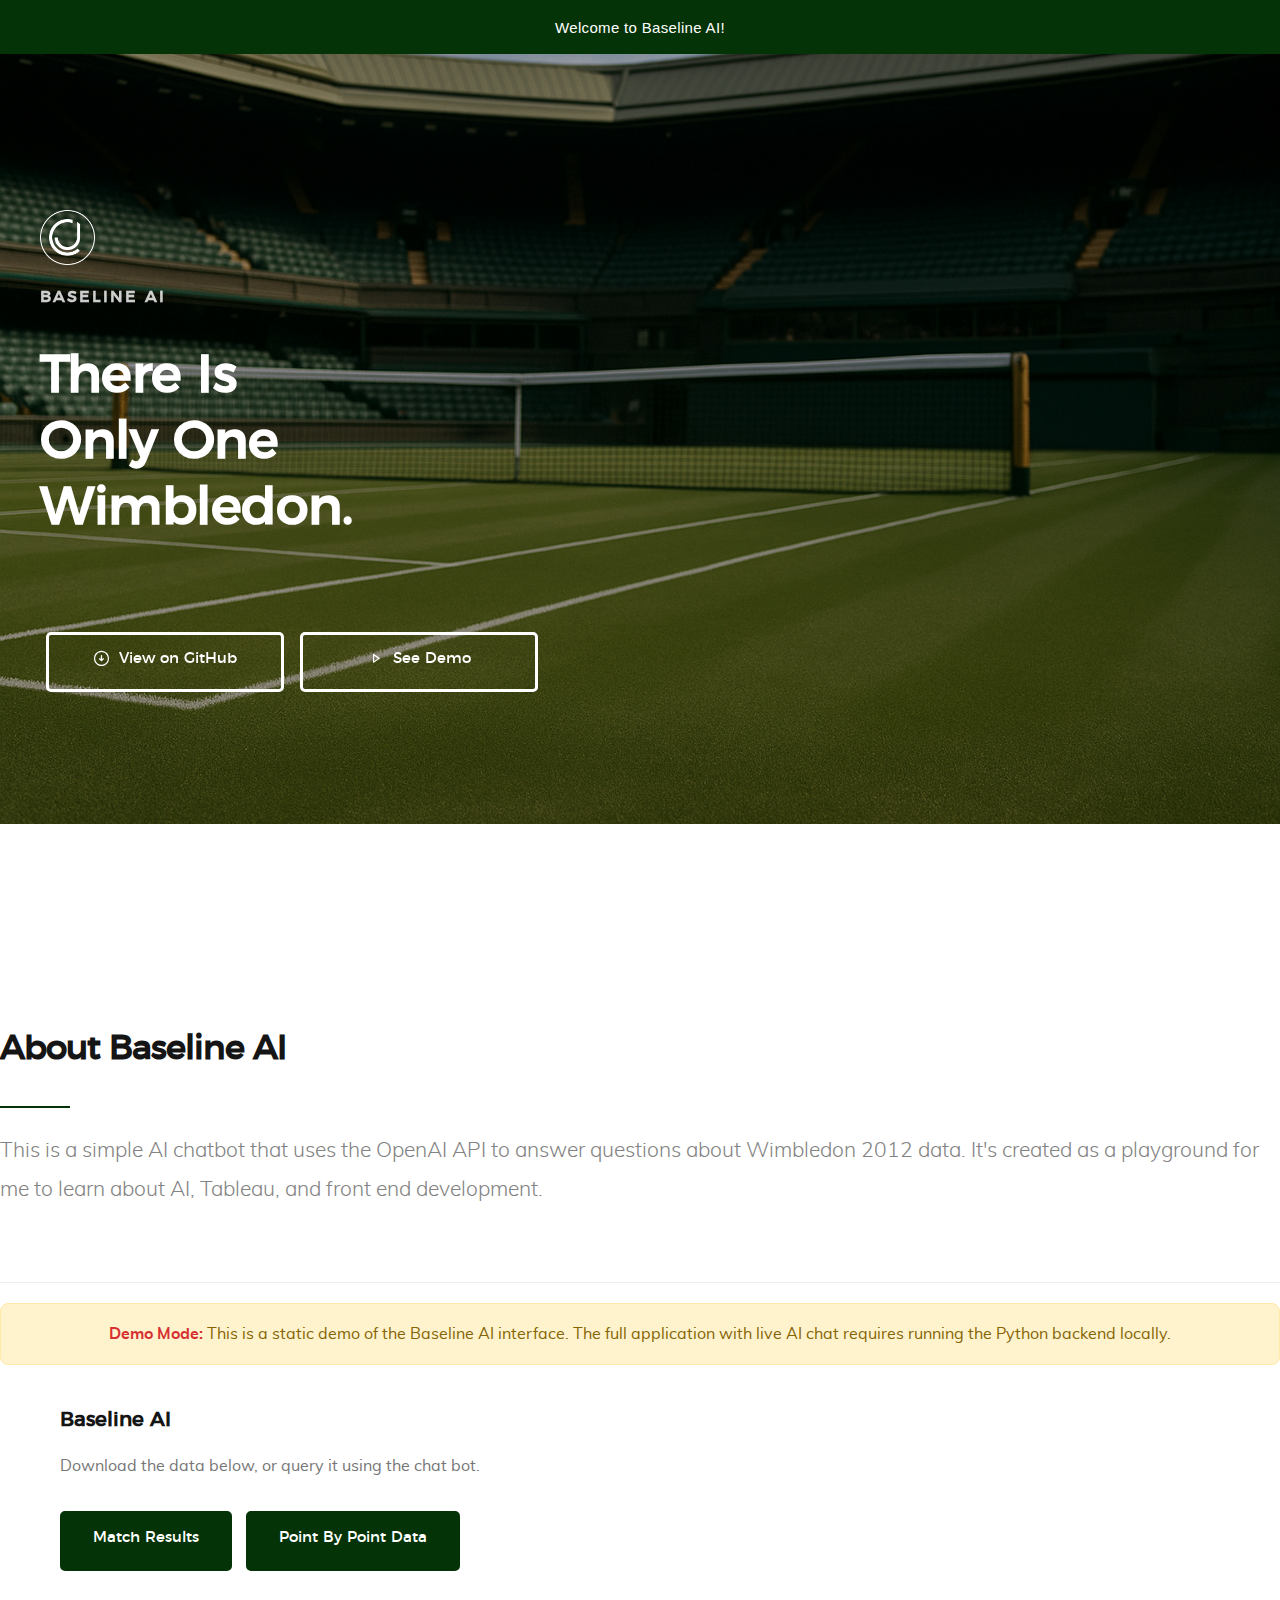
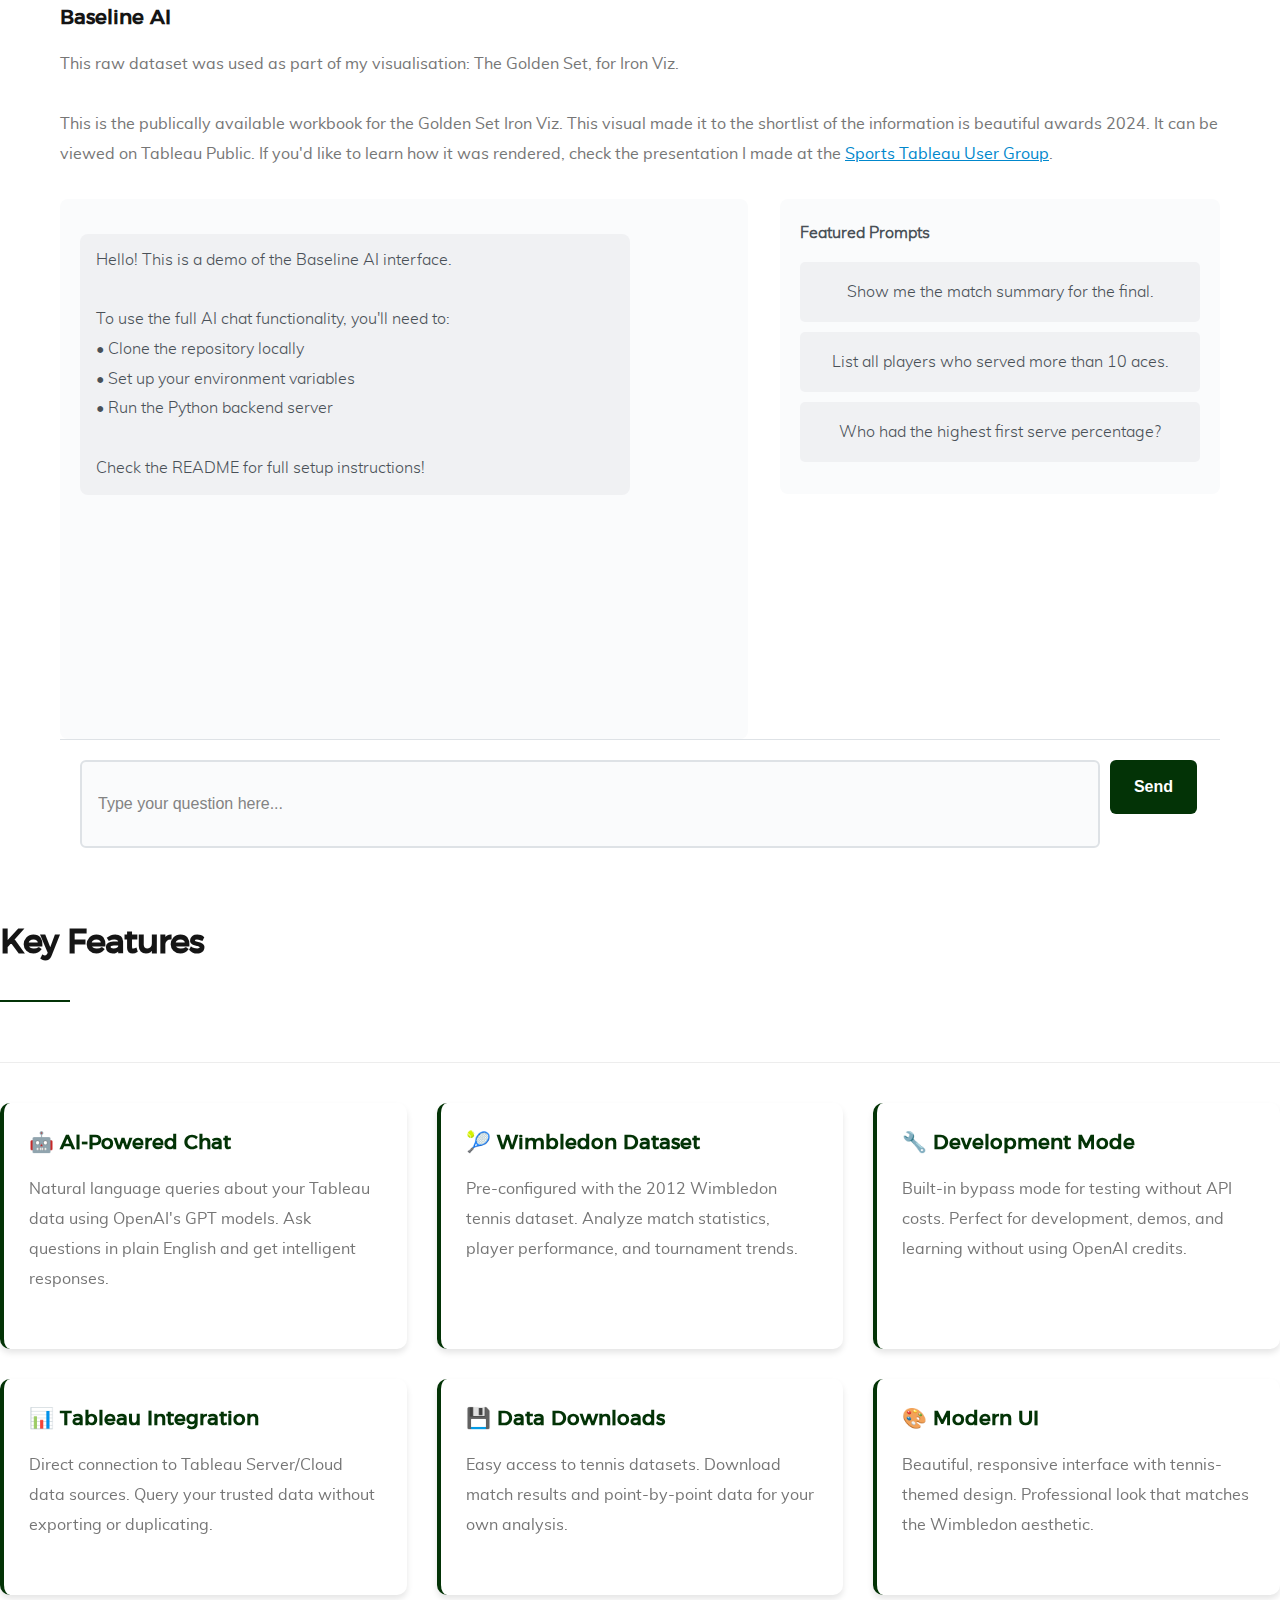
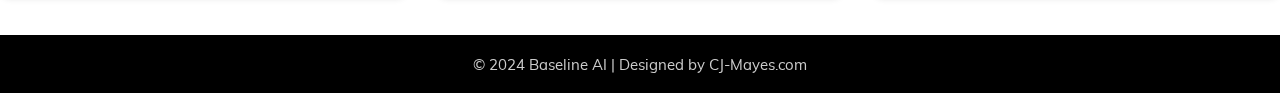
<file: index.html>
<!DOCTYPE html>
<html lang="en">
<head>
    <meta charset="UTF-8">
    <meta name="viewport" content="width=device-width, initial-scale=1.0">
    <title>Baseline AI - Wimbledon Data Analysis</title>
    <link rel="icon" href="static/images/logo.png" type="image/png">
    <link rel="stylesheet" href="static/css/main.css">
    <link rel="stylesheet" href="static/style.css">
    <style>
        .demo-notice {
            background: #fff3cd;
            border: 1px solid #ffeaa7;
            color: #856404;
            padding: 15px;
            border-radius: 8px;
            margin: 20px 0;
            text-align: center;
        }
        .demo-notice strong {
            color: #d63031;
        }
        .feature-grid {
            display: grid;
            grid-template-columns: repeat(auto-fit, minmax(300px, 1fr));
            gap: 30px;
            margin: 40px 0;
        }
        .feature-card {
            background: white;
            border-radius: 10px;
            padding: 25px;
            box-shadow: 0 4px 6px rgba(0,0,0,0.1);
            border-left: 4px solid #033306;
        }
        .feature-card h3 {
            color: #033306;
            margin-top: 0;
        }
    </style>
</head>
<body>
    <!-- Rotating Banner -->
    <div id="rotating-banner">
        <span id="rotating-text">Welcome to Baseline AI!</span>
    </div>

    <!-- Hero Section -->
    <section id="home" data-parallax="scroll" data-image-src="static/images/hero-bg-court.jpg" data-natural-width=3000 data-natural-height=2000>
        <div class="overlay"></div>
        <div class="home-content">        
            <div class="row contents">                     
                <div class="home-content-left">
                    <div class="logo-and-title">
                        <img src="static/images/logo.png" alt="Baseline AI Logo" class="logo-above-title">
                        <h3 data-aos="fade-up" class="baseline-title">Baseline AI</h3>
                    </div>

                    <h1 data-aos="fade-up">
                        There Is <br>
                        Only One <br>
                        Wimbledon.
                    </h1>

                    <div class="buttons" data-aos="fade-up">
                        <a href="https://github.com/CJ-Mayes/Baseline-AI" class="button stroke" target="_blank" rel="noopener noreferrer">
                            <span class="icon-circle-down" aria-hidden="true"></span>
                            View on GitHub
                        </a>
                        <a href="#demo" class="button stroke">
                            <span class="icon-play" aria-hidden="true"></span>
                            See Demo
                        </a>
                    </div>                                         
                </div>
            </div>
        </div>
    </section>

    <!-- About Section -->
    <section id="about" class="s-about">
        <div class="row about-intro">
            <div class="col-four">
                <h1 class="intro-header" data-aos="fade-up">About Baseline AI</h1>
            </div>
            <div class="col-eight">
                <p class="lead" data-aos="fade-up">
                    This is a simple AI chatbot that uses the OpenAI API to answer questions about Wimbledon 2012 data. It's created as a playground for me to learn about AI, Tableau, and front end development.
                </p>
            </div>                       
        </div>

        <div class="demo-notice">
            <strong>Demo Mode:</strong> This is a static demo of the Baseline AI interface. 
            The full application with live AI chat requires running the Python backend locally.
        </div>

        <div class="container">
            <div class="bgrid step" data-item="2">
                <h3>Baseline AI</h3>
                <p>Download the data below, or query it using the chat bot.</p> 
                
                <a href="https://raw.githubusercontent.com/JeffSackmann/tennis_slam_pointbypoint/master/2012-wimbledon-points.csv" download class="button button-primary" style="margin-right: 10px;">Match Results</a>
                <a href="https://raw.githubusercontent.com/JeffSackmann/tennis_slam_pointbypoint/master/2012-wimbledon-matches.csv" download class="button button-primary">Point By Point Data</a>
                
                <h3>Baseline AI</h3>
                <p>This raw dataset was used as part of my visualisation: The Golden Set, for Iron Viz.</p> 
                <p>This is the publically available workbook for the Golden Set Iron Viz. This visual made it to the shortlist of the information is beautiful awards 2024.
                    It can be viewed on Tableau Public. If you'd like to learn how it was rendered, check the presentation I made at the <a href="https://www.youtube.com/watch?v=69F7g8F33Qw" target="_blank" rel="noopener noreferrer">Sports Tableau User Group</a>.
                </p> 
                 
                <div style="display: flex; gap: 32px;">
                    <div style="flex: 1;">
                        <div class="chat-box" id="chatBox">
                            <div class="message bot">
                                Hello! This is a demo of the Baseline AI interface.
                                <br><br>
                                To use the full AI chat functionality, you'll need to:
                                <br>• Clone the repository locally
                                <br>• Set up your environment variables
                                <br>• Run the Python backend server
                                <br><br>
                                Check the README for full setup instructions!
                            </div>
                        </div>
                    </div>
                    <div style="flex: 0 0 100px;">
                        <div id="featured-prompts-container" style="background: #fafbfc; border-radius: 8px; padding: 20px; margin-left: 0; font-family: 'muli-light', sans-serif; font-size: 1.6rem; color: #495057;">
                            <h4 style="margin-top: 0; font-family: 'muli-light', sans-serif; font-size: 1.6rem; color: #495057;">Featured Prompts</h4>
                            <button class="button" style="width: 100%; height: 60px; margin-bottom: 10px; font-family: 'muli-light', sans-serif; font-size: 1.6rem; color: #495057; background: #f0f1f3; border: none;" onclick="showDemoMessage('Show me the match summary for the final.')">Show me the match summary for the final.</button>
                            <button class="button" style="width: 100%; height: 60px; margin-bottom: 10px; font-family: 'muli-light', sans-serif; font-size: 1.6rem; color: #495057; background: #f0f1f3; border: none;" onclick="showDemoMessage('List all players who served more than 10 aces.')">List all players who served more than 10 aces.</button>
                            <button class="button" style="width: 100%; height: 60px; font-family: 'muli-light', sans-serif; font-size: 1.6rem; color: #495057; background: #f0f1f3; border: none;" onclick="showDemoMessage('Who had the highest first serve percentage?')">Who had the highest first serve percentage?</button>
                        </div>
                    </div>
                </div>
                
                <div class="input-area">
                    <input type="text" id="messageInput" placeholder="Type your question here..." onkeypress="handleEnter(event)">
                    <button onclick="sendMessage()" id="sendBtn">Send</button>
                </div>
            </div>
        </div>  
    </section>

    <!-- Features Section -->
    <section id="features" class="s-about">
        <div class="row about-intro">
            <div class="col-twelve">
                <h1 class="intro-header" data-aos="fade-up">Key Features</h1>
            </div>
        </div>

        <div class="feature-grid">
            <div class="feature-card">
                <h3>🤖 AI-Powered Chat</h3>
                <p>Natural language queries about your Tableau data using OpenAI's GPT models. Ask questions in plain English and get intelligent responses.</p>
            </div>
            
            <div class="feature-card">
                <h3>🎾 Wimbledon Dataset</h3>
                <p>Pre-configured with the 2012 Wimbledon tennis dataset. Analyze match statistics, player performance, and tournament trends.</p>
            </div>
            
            <div class="feature-card">
                <h3>🔧 Development Mode</h3>
                <p>Built-in bypass mode for testing without API costs. Perfect for development, demos, and learning without using OpenAI credits.</p>
            </div>
            
            <div class="feature-card">
                <h3>📊 Tableau Integration</h3>
                <p>Direct connection to Tableau Server/Cloud data sources. Query your trusted data without exporting or duplicating.</p>
            </div>
            
            <div class="feature-card">
                <h3>💾 Data Downloads</h3>
                <p>Easy access to tennis datasets. Download match results and point-by-point data for your own analysis.</p>
            </div>
            
            <div class="feature-card">
                <h3>🎨 Modern UI</h3>
                <p>Beautiful, responsive interface with tennis-themed design. Professional look that matches the Wimbledon aesthetic.</p>
            </div>
        </div>
    </section>

    <!-- Footer -->
    <footer>
        <div class="footer-bottom">
            <span>&copy; 2024 Baseline AI</span>
            <span> | </span>
            <span>Designed by CJ-Mayes.com</span>
        </div>
    </footer>

    <!-- Scripts -->
    <script src="static/js/jquery-2.1.3.min.js"></script>
    <script src="static/js/plugins.js"></script>
    <script src="static/js/main.js"></script>

    <script>
        // Rotating text functionality
        const texts = [
            'Welcome to Baseline AI!',
            'Designed By CJ-Mayes.com',
            'Built For Demo Purposes'
        ];
        let idx = 0;
        const textSpan = document.getElementById('rotating-text');
        
        function rotateText() {
            textSpan.classList.remove('swipe-in');
            textSpan.classList.add('swipe-out');
            setTimeout(() => {
                idx = (idx + 1) % texts.length;
                textSpan.textContent = texts[idx];
                textSpan.classList.remove('swipe-out');
                textSpan.classList.add('swipe-in');
            }, 700);
        }
        setInterval(rotateText, 2000);
        textSpan.classList.add('swipe-in');

        // Demo chat functionality
        function showDemoMessage(promptText) {
            const chatBox = document.getElementById('chatBox');
            const messageDiv = document.createElement('div');
            messageDiv.className = 'message user';
            messageDiv.innerHTML = promptText;
            chatBox.appendChild(messageDiv);
            
            // Add demo response
            setTimeout(() => {
                const responseDiv = document.createElement('div');
                responseDiv.className = 'message bot';
                responseDiv.innerHTML = 'This is a demo response. In the full application, I would analyze the Wimbledon 2012 data to answer your question about: "' + promptText + '"';
                chatBox.appendChild(responseDiv);
                chatBox.scrollTop = chatBox.scrollHeight;
            }, 1000);
            
            chatBox.scrollTop = chatBox.scrollHeight;
        }

        function sendMessage() {
            const input = document.getElementById('messageInput');
            const message = input.value.trim();
            
            if (!message) return;

            showDemoMessage(message);
            input.value = '';
        }

        function handleEnter(event) {
            if (event.key === 'Enter' && !event.shiftKey) {
                event.preventDefault();
                sendMessage();
            }
        }
    </script>
</body>
</html>
</file>
<file: static/css/main.css>
/* ===================================================================
 *  01. webfonts and iconfonts - (_document-setup)
 *
 * ------------------------------------------------------------------- */

@import url("font-awesome/css/font-awesome.min.css");
@import url("micons/micons.css");
@import url("fonts.css");


/* ===================================================================
 *  02. base style overrides - (_document-setup)
 *
 * ------------------------------------------------------------------- */

html {
  font-size: 10px;
}

@media only screen and (max-width: 1024px) {
  html {
    font-size: 9.375px;
  }
}

@media only screen and (max-width: 768px) {
  html {
    font-size: 10px;
  }
}

@media only screen and (max-width: 400px) {
  html {
    font-size: 9.375px;
  }
}

html,
body {
  height: 100%;
}

body {
  background: #fff;
  font-family: "muli-regular", sans-serif;
  font-size: 1.6rem;
  line-height: 1.875;
  color: #767676;
  margin: 0;
  padding: 0;
  padding-top: 38px; /* only for green banner */
}


/* ------------------------------------------------------------------- 
 * links - (_document-setup) 
 * ------------------------------------------------------------------- */

a,
a:visited {
  color: #0087cc;
  -webkit-transition: all 0.3s ease-in-out;
  transition: all 0.3s ease-in-out;
}

a:hover,
a:focus {
  color: #033306;
}


/* ===================================================================
 *  03. typography & general theme styles - (_document-setup.scss) 
 *
 * ------------------------------------------------------------------- */

h1, h2, h3, h4, h5, h6, .h01, .h02, .h03, .h04, .h05, .h06 {
  font-family: "montserrat-regular", sans-serif;
  color: #151515;
  font-style: normal;
  text-rendering: optimizeLegibility;
  margin-bottom: 2.4rem;
}

h3, .h03, h4, .h04 {
  margin-bottom: 1.5rem;
}
h5, .h05, h6, .h06 {
  margin-bottom: 1.2rem;
}
h1, .h01 {
  font-size: 3.1rem;
  line-height: 1.35;
  letter-spacing: -.1rem;
}

@media only screen and (max-width: 600px) {
  h1,
  .h01 {
    font-size: 2.6rem;
    letter-spacing: -.07rem;
  }
}

h2, .h02 {
  font-size: 2.4rem;
  line-height: 1.25;
}
h3, .h03 {
  font-size: 2rem;
  line-height: 1.5;
}
h4, .h04 {
  font-size: 1.7rem;
  line-height: 1.76;
}
h5, .h05 {
  font-size: 1.4rem;
  line-height: 1.7;
  text-transform: uppercase;
  letter-spacing: .2rem;
}
h6, .h06 {
  font-size: 1.3rem;
  line-height: 1.85;
  text-transform: uppercase;
  letter-spacing: .2rem;
}

p img {
  margin: 0;
}

p.lead {
  font-family: "muli-light", sans-serif;
  font-size: 2.1rem;
  line-height: 1.857;
  color: #838383;
  margin-bottom: 3.6rem;
}

@media only screen and (max-width: 768px) {
  p.lead {
    font-size: 2rem;
  }
}

em, i, strong, b {
  font-size: 1.6rem;
  line-height: 1.875;
  font-style: normal;
  font-weight: normal;
}
em, i {
  font-family: "muli-italic", sans-serif;
}
strong, b {
  font-family: "muli-bold", sans-serif;
}

small {
  font-size: 1.1rem;
  line-height: inherit;
}

blockquote {
  margin: 3rem 0;
  padding-left: 5rem;
  position: relative;
}

blockquote:before {
  content: "\201C";
  font-size: 10rem;
  line-height: 0px;
  margin: 0;
  color: rgba(0, 0, 0, 0.3);
  font-family: arial, sans-serif;
  position: absolute;
  top: 3.6rem;
  left: 0;
}

blockquote p {
  font-family: "muli-light", sans-serif;
  padding: 0;
  font-size: 1.9rem;
  line-height: 1.895;
}

blockquote cite {
  display: block;
  font-size: 1.3rem;
  font-style: normal;
  line-height: 1.615;
}

blockquote cite:before {
  content: "\2014 \0020";
}

blockquote cite a,
blockquote cite a:visited {
  color: #838383;
  border: none;
}

abbr {
  font-family: "muli-bold", sans-serif;
  font-variant: small-caps;
  text-transform: lowercase;
  letter-spacing: .05rem;
  color: #838383;
}

var, kbd, samp, code, pre {
  font-family: Consolas, "Andale Mono", Courier, "Courier New", monospace;
}

pre {
  padding: 2.4rem 3rem 3rem;
  background: #F1F1F1;
}

code {
  font-size: 1.4rem;
  margin: 0 .2rem;
  padding: .3rem .6rem;
  white-space: nowrap;
  background: #F1F1F1;
  border: 1px solid #E1E1E1;
  border-radius: 3px;
}

pre>code {
  display: block;
  white-space: pre;
  line-height: 2;
  padding: 0;
  margin: 0;
}

pre.prettyprint>code {
  border: none;
}

del {
  text-decoration: line-through;
}

abbr[title],
dfn[title] {
  border-bottom: 1px dotted;
  cursor: help;
  text-decoration: none;
}

mark {
  background: #FFF49B;
  color: #000;
}

hr {
  border: solid rgba(0, 0, 0, 0.1);
  border-width: 1px 0 0;
  clear: both;
  margin: 2.4rem 0 1.5rem;
  height: 0;
}


/* ------------------------------------------------------------------- 
 * Lists - (_document-setup.scss)  
 * ------------------------------------------------------------------- */

ol {
  list-style: decimal;
}

ul {
  list-style: disc;
}

li {
  display: list-item;
}

ol,
ul {
  margin-left: 1.7rem;
}

ul li {
  padding-left: .4rem;
}

ul ul,
ul ol,
ol ol,
ol ul {
  margin: .6rem 0 .6rem 1.7rem;
}

ul.disc li {
  display: list-item;
  list-style: none;
  padding: 0 0 0 .8rem;
  position: relative;
}

ul.disc li::before {
  content: "";
  display: inline-block;
  width: 8px;
  height: 8px;
  border-radius: 50%;
  background: #39b54a;
  position: absolute;
  left: -17px;
  top: 11px;
  vertical-align: middle;
}

dt {
  margin: 0;
  color: #39b54a;
}

dd {
  margin: 0 0 0 2rem;
}


/* ------------------------------------------------------------------- 
 * Spacing - (_document-setup)  
 * ------------------------------------------------------------------- */

button,
.button {
  margin-bottom: 1.2rem;
}

fieldset {
  margin-bottom: 1.5rem;
}

input,
textarea,
select,
pre,
blockquote,
figure,
table,
p,
ul,
ol,
dl,
form,
.fluid-video-wrapper,
.ss-custom-select {
  margin-bottom: 3rem;
}


/* ------------------------------------------------------------------- 
 * floated image - (_document-setup)  
 * ------------------------------------------------------------------- */

img.pull-right {
  margin: 1.5rem 0 0 3rem;
}

img.pull-left {
  margin: 1.5rem 3rem 0 0;
}


/* ------------------------------------------------------------------- 
 * block grids paddings
 * ------------------------------------------------------------------- */

.bgrid {
  padding: 0 20px;
}

@media only screen and (max-width: 1024px) {
  .bgrid {
    padding: 0 18px;
  }
}

@media only screen and (max-width: 768px) {
  .bgrid {
    padding: 0 15px;
  }
}

@media only screen and (max-width: 600px) {
  .bgrid {
    padding: 0 10px;
  }
}

@media only screen and (max-width: 400px) {
  .bgrid {
    padding: 0;
  }
}


/* ------------------------------------------------------------------- 
 * tables - (_document-setup.scss)  
 * ------------------------------------------------------------------- */

table {
  border-width: 0;
  width: 100%;
  max-width: 100%;
  font-family: "muli-regular", sans-serif;
}

th,
td {
  padding: 1.5rem 3rem;
  text-align: left;
  border-bottom: 1px solid #E8E8E8;
}

th {
  color: #151515;
  font-family: "montserrat-bold", sans-serif;
}

td {
  line-height: 1.5;
}

th:first-child,
td:first-child {
  padding-left: 0;
}

th:last-child,
td:last-child {
  padding-right: 0;
}

.table-responsive {
  overflow-x: auto;
  -webkit-overflow-scrolling: touch;
}


/* ------------------------------------------------------------------- 
 * pace.js styles - center simple  - (_document-setup.scss)
 * ------------------------------------------------------------------- */

.pace {
  -webkit-pointer-events: none;
  pointer-events: none;
  -webkit-user-select: none;
  -moz-user-select: none;
  user-select: none;
  z-index: 2000;
  position: fixed;
  margin: auto;
  top: 0;
  left: 0;
  right: 0;
  bottom: 0;
  height: 5px;
  width: 150px;
  background: #dedede;
  overflow: hidden;
}

.pace .pace-progress {
  -webkit-box-sizing: border-box;
  -moz-box-sizing: border-box;
  -ms-box-sizing: border-box;
  -o-box-sizing: border-box;
  box-sizing: border-box;
  -webkit-transform: translate3d(0, 0, 0);
  -moz-transform: translate3d(0, 0, 0);
  -ms-transform: translate3d(0, 0, 0);
  -o-transform: translate3d(0, 0, 0);
  transform: translate3d(0, 0, 0);
  max-width: 150px;
  position: fixed;
  z-index: 2000;
  display: block;
  position: absolute;
  top: 0;
  right: 100%;
  height: 100%;
  width: 100%;
  background: #033306;
}

.pace.pace-inactive {
  display: none;
}

.oldie .pace {
  display: none;
}


/* ===================================================================
 *  04. preloader - (_preloader-blank.scss)
 *
 * ------------------------------------------------------------------- */

#preloader {
  position: fixed;
  top: 0;
  left: 0;
  right: 0;
  bottom: 0;
  background: #ffffff;
  z-index: 800;
  height: 100%;
  width: 100%;
}

.no-js #preloader,
.oldie #preloader {
  display: none;
}


/* ===================================================================
 *  05. forms - (_forms.scss)
 *
 * ------------------------------------------------------------------- */

fieldset {
  border: none;
}

input[type="email"],
input[type="number"],
input[type="search"],
input[type="text"],
input[type="tel"],
input[type="url"],
input[type="password"],
textarea,
select {
  display: block;
  height: 6rem;
  padding: 1.5rem 2rem;
  border: 0;
  outline: none;
  color: #333333;
  font-family: "muli-regular", sans-serif;
  font-size: 1.5rem;
  line-height: 3rem;
  max-width: 100%;
  background: rgba(0, 0, 0, 0.1);
  -webkit-transition: all 0.3s ease-in-out;
  transition: all 0.3s ease-in-out;
  border-radius: 5px;
}

.ss-custom-select {
  position: relative;
  padding: 0;
}

.ss-custom-select select {
  -webkit-appearance: none;
  -moz-appearance: none;
  -ms-appearance: none;
  -o-appearance: none;
  appearance: none;
  text-indent: 0.01px;
  text-overflow: '';
  margin: 0;
  line-height: 3rem;
  vertical-align: middle;
}

.ss-custom-select select option {
  padding-left: 2rem;
  padding-right: 2rem;
}

.ss-custom-select select::-ms-expand {
  display: none;
}

.ss-custom-select::after {
  content: '\f0d7';
  font-family: 'FontAwesome';
  position: absolute;
  top: 50%;
  right: 1.5rem;
  margin-top: -10px;
  bottom: auto;
  width: 20px;
  height: 20px;
  line-height: 20px;
  font-size: 18px;
  text-align: center;
  pointer-events: none;
  color: #252525;
}


/* IE9 and below */

.oldie .ss-custom-select::after {
  display: none;
}

textarea {
  min-height: 25rem;
}

input[type="email"]:focus,
input[type="number"]:focus,
input[type="search"]:focus,
input[type="text"]:focus,
input[type="tel"]:focus,
input[type="url"]:focus,
input[type="password"]:focus,
textarea:focus,
select:focus {
  color: #000000;
}

label,
legend {
  font-family: "montserrat-bold", sans-serif;
  font-size: 1.4rem;
  margin-bottom: .6rem;
  color: #151515;
  display: block;
}

input[type="checkbox"],
input[type="radio"] {
  display: inline;
}

label>.label-text {
  display: inline-block;
  margin-left: 1rem;
  font-family: "montserrat-regular", sans-serif;
  line-height: inherit;
}

label>input[type="checkbox"],
label>input[type="radio"] {
  margin: 0;
  position: relative;
  top: .15rem;
}


/* ------------------------------------------------------------------- 
 * Style Placeholder Text - (_forms.scss)
 * ------------------------------------------------------------------- */

::-webkit-input-placeholder {
  color: #838383;
}

:-moz-placeholder {
  color: #838383;
  /* Firefox 18- */
}

::-moz-placeholder {
  color: #838383;
  /* Firefox 19+ */
}

:-ms-input-placeholder {
  color: #838383;
}

.placeholder {
  color: #838383 !important;
}


/* ------------------------------------------------------------------- 
 * Change Autocomplete styles in Chrome - (_forms.scss)
 * ------------------------------------------------------------------- */

input:-webkit-autofill,
input:-webkit-autofill:hover,
input:-webkit-autofill:focus input:-webkit-autofill,
textarea:-webkit-autofill,
textarea:-webkit-autofill:hover textarea:-webkit-autofill:focus,
select:-webkit-autofill,
select:-webkit-autofill:hover,
select:-webkit-autofill:focus {
  border: none;
  -webkit-text-fill-color: #57ca67;
  transition: background-color 5000s ease-in-out 0s;
}



/* ===================================================================
 *  06. buttons - (_button-essentials.scss)
 *
 * ------------------------------------------------------------------- */

.button,
button,
input[type="submit"],
input[type="reset"],
input[type="button"] {
  display: inline-block;
  font-family: "montserrat-regular", sans-serif;
  font-size: 1.5rem;
  height: 5.4rem;
  line-height: calc(5.4rem - .6rem);
  padding: 0 3rem;
  margin: 0 .3rem 1.2rem 0;
  color: #222222;
  text-decoration: none;
  cursor: pointer;
  text-align: center;
  white-space: nowrap;
  border-radius: .5rem;
  -webkit-transition: all 0.3s ease-in-out;
  transition: all 0.3s ease-in-out;
  background-color: #c5c5c5;
  border: .3rem solid #c5c5c5;
}

.button:hover,
button:hover,
input[type="submit"]:hover,
input[type="reset"]:hover,
input[type="button"]:hover,
.button:focus,
button:focus,
input[type="submit"]:focus,
input[type="reset"]:focus,
input[type="button"]:focus {
  background-color: #b8b8b8;
  border-color: #b8b8b8;
  color: #000000;
  outline: 0;
}

.button.button-primary,
button.button-primary,
input[type="submit"].button-primary,
input[type="reset"].button-primary,
input[type="button"].button-primary {
  background-color: #033306;
  border-color: #033306;
  color: #FFFFFF;
}

.button.button-primary:hover,
button.button-primary:hover,
input[type="submit"].button-primary:hover,
input[type="reset"].button-primary:hover,
input[type="button"].button-primary:hover,
.button.button-primary:focus,
button.button-primary:focus,
input[type="submit"].button-primary:focus,
input[type="reset"].button-primary:focus,
input[type="button"].button-primary:focus {
  background: #022204;
  border-color: #022204;
}

button.full-width,
.button.full-width {
  width: 100%;
  margin-right: 0;
}

button.medium,
.button.medium {
  height: 5.7rem !important;
  line-height: calc(5.7rem - .6rem) !important;
}

button.large,
.button.large {
  height: 6rem !important;
  line-height: calc(6rem - .6rem) !important;
}

button.stroke,
.button.stroke {
  background: transparent !important;
  color: #a5a5a5 !important;
}

button.stroke:hover,
.button.stroke:hover {
  border: 0.3rem solid #033306;
  color: #033306;
}

button.pill,
.button.pill {
  padding-left: 3rem !important;
  padding-right: 3rem !important;
  border-radius: 1000px;
}

button::-moz-focus-inner,
input::-moz-focus-inner {
  border: 0;
  padding: 0;
}



/* ===================================================================
 *  07. other components - (_others.scss)
 *
 * ------------------------------------------------------------------- */


/* ------------------------------------------------------------------- 
 * alert box - (_alert-box.scss)
 * ------------------------------------------------------------------- */

.alert-box {
  padding: 2.1rem 4rem 2.1rem 3rem;
  position: relative;
  margin-bottom: 3rem;
  border-radius: 3px;
  font-family: "montserrat-regular", sans-serif;
  font-size: 1.5rem;
}

.alert-box .close {
  position: absolute;
  right: 1.8rem;
  top: 1.8rem;
  cursor: pointer;
}

.ss-error {
  background-color: #ffd1d2;
  color: #e65153;
}

.ss-success {
  background-color: #c8e675;
  color: #758c36;
}

.ss-info {
  background-color: #d7ecfb;
  color: #4a95cc;
}

.ss-notice {
  background-color: #fff099;
  color: #bba31b;
}


/* ------------------------------------------------------------------- 
 * additional typo styles - (_additional-typo.scss)
 * ------------------------------------------------------------------- */


/* drop cap 
 * ----------------------------------------------- */

.drop-cap:first-letter {
  float: left;
  margin: 0;
  padding: 1.5rem .6rem 0 0;
  font-size: 8.4rem;
  font-family: "montserrat-bold", sans-serif;
  line-height: 6rem;
  text-indent: 0;
  background: transparent;
  color: #151515;
}


/* line definition style 
 * ----------------------------------------------- */

.lining dt,
.lining dd {
  display: inline;
  margin: 0;
}

.lining dt+dt:before,
.lining dd+dt:before {
  content: "\A";
  white-space: pre;
}

.lining dd+dd:before {
  content: ", ";
}

.lining dd+dd:before {
  content: ", ";
}

.lining dd:before {
  content: ": ";
  margin-left: -0.2em;
}


/* dictionary definition style 
 * ----------------------------------------------- */

.dictionary-style dt {
  display: inline;
  counter-reset: definitions;
}

.dictionary-style dt+dt:before {
  content: ", ";
  margin-left: -0.2em;
}

.dictionary-style dd {
  display: block;
  counter-increment: definitions;
}

.dictionary-style dd:before {
  content: counter(definitions, decimal) ". ";
}


/** 
 * Pull Quotes
 * -----------
 * markup:
 *
 * <aside class="pull-quote">
 *		<blockquote>
 *			<p></p>
 *		</blockquote>
 *	</aside>
 *
 * --------------------------------------------------------------------- */

.pull-quote {
  position: relative;
  padding: 2.1rem 3rem 2.1rem 0px;
}

.pull-quote:before,
.pull-quote:after {
  height: 1em;
  position: absolute;
  font-size: 10rem;
  font-family: Arial, Sans-Serif;
  color: rgba(0, 0, 0, 0.3);
}

.pull-quote:before {
  content: "\201C";
  top: -3.6rem;
  left: 0;
}

.pull-quote:after {
  content: '\201D';
  bottom: 3.6rem;
  right: 0;
}

.pull-quote blockquote {
  margin: 0;
}

.pull-quote blockquote:before {
  content: none;
}


/** 
 * Stats Tab
 * ---------
 * markup:
 *
 * <ul class="stats-tabs">
 *		<li><a href="#">[value]<em>[name]</em></a></li>
 *	</ul>
 *
 * Extend this object into your markup.
 *
 * --------------------------------------------------------------------- */

.stats-tabs {
  padding: 0;
  margin: 3rem 0;
}

.stats-tabs li {
  display: inline-block;
  margin: 0 1.5rem 3rem 0;
  padding: 0 1.5rem 0 0;
  border-right: 1px solid #ccc;
}

.stats-tabs li:last-child {
  margin: 0;
  padding: 0;
  border: none;
}

.stats-tabs li a {
  display: inline-block;
  font-size: 2.5rem;
  font-family: "montserrat-semibold", sans-serif;
  border: none;
  color: #151515;
}

.stats-tabs li a:hover {
  color: #033306;
}

.stats-tabs li a em {
  display: block;
  margin: .6rem 0 0 0;
  font-size: 1.4rem;
  font-family: "montserrat-regular", sans-serif;
  color: #909090;
}



/* ===================================================================
 *  08. common and reusable theme styles 
 *
 * ------------------------------------------------------------------- */

h1.intro-header {
  font-family: "montserrat-regular", sans-serif;
  font-size: 3.4rem;
  line-height: 1.324;
  color: #151515;
  position: relative;
  padding-bottom: 3.6rem;
}

h1.intro-header::before {
  display: block;
  content: "";
  height: 2px;
  width: 70px;
  background-color: #033306;
  position: absolute;
  left: 0;
  bottom: 0;
}

.wide {
  max-width: 1300px;
}

.narrow {
  max-width: 800px;
}


/* ------------------------------------------------------------------- 
 * responsive:
 * common styles
 * ------------------------------------------------------------------- */

@media only screen and (max-width: 768px) {
  h1.intro-header {
    font-size: 3.1rem;
  }
}

@media only screen and (max-width: 600px) {
  h1.intro-header {
    font-size: 2.6rem;
  }
}



/* ===================================================================
 *  09. header styles - (_site-layout.scss)
 *
 * ------------------------------------------------------------------- */

#header {
  width: 100%;
  height: 72px;
  background-color: transparent;
  position: static;
  z-index: 501;
  margin-top: 0;
  padding-top: 0;
}

#header-nav-wrap {
  margin-left: 0;
  margin-right: 48px;
  float: right;
}


/* ------------------------------------------------------------------- 
 * header logo - (_site-layout.css) 
 * ------------------------------------------------------------------- */

.header-logo {
  position: absolute;
  left: 40px;
  top: 50%;
  -webkit-transform: translateY(-50%);
  -ms-transform: translateY(-50%);
  transform: translateY(-50%);
  -webkit-transition: all 1s ease-in-out;
  transition: all 1s ease-in-out;
  z-index: 501;
}

.header-logo a {
  display: block;
  margin: 0;
  padding: 0;
  outline: 0;
  border: none;
  -webkit-transition: all 0.5s ease-in-out;
  transition: all 0.5s ease-in-out;
}

.header-logo a img {
  height: 50px;
  width: auto;
  display: block;
}


/* ------------------------------------------------------------------- 
 * menu trigger - (_site-layout.css) 
 * ------------------------------------------------------------------- */

.header-menu-toggle {
  display: none;
  position: fixed;
  right: 32px;
  top: 15px;
  height: 42px;
  width: 42px;
  line-height: 42px;
  font-family: "montserrat-regular", sans-serif;
  font-size: 1.4rem;
  text-transform: uppercase;
  letter-spacing: .2rem;
  color: rgba(255, 255, 255, 0.5);
  -webkit-transition: all 0.3s ease-in-out;
  transition: all 0.3s ease-in-out;
}

.header-menu-toggle:hover,
.header-menu-toggle:focus {
  color: #FFFFFF;
}

.header-menu-toggle span {
  display: block;
  width: 24px;
  height: 2px;
  margin-top: -1px;
  position: absolute;
  left: 9px;
  top: 50%;
  right: auto;
  bottom: auto;
  background-color: white;
  -webkit-transition: all 0.5s ease-in-out;
  transition: all 0.5s ease-in-out;
  font: 0/0 a;
  text-shadow: none;
  color: transparent;
}

.header-menu-toggle span::before,
.header-menu-toggle span::after {
  content: '';
  width: 100%;
  height: 100%;
  background-color: inherit;
  position: absolute;
  left: 0;
  -webkit-transition: all 0.5s ease-in-out;
  transition: all 0.5s ease-in-out;
}

.header-menu-toggle span::before {
  top: -9px;
}

.header-menu-toggle span::after {
  bottom: -9px;
}

.header-menu-toggle.is-clicked span {
  background-color: rgba(255, 255, 255, 0);
  -webkit-transition: all 0.1s ease-in-out;
  transition: all 0.1s ease-in-out;
}

.header-menu-toggle.is-clicked span::before,
.header-menu-toggle.is-clicked span::after {
  background-color: white;
}

.header-menu-toggle.is-clicked span::before {
  top: 0;
  -webkit-transform: rotate(135deg);
  -ms-transform: rotate(135deg);
  transform: rotate(135deg);
}

.header-menu-toggle.is-clicked span::after {
  bottom: 0;
  -webkit-transform: rotate(225deg);
  -ms-transform: rotate(225deg);
  transform: rotate(225deg);
}


/* ------------------------------------------------------------------- 
 * navigation - (_layout.scss) 
 * ------------------------------------------------------------------- */

#header-nav-wrap .header-main-nav {
  display: inline-block;
  list-style: none;
  height: 72px;
  margin: 0 1rem 0 0;
}

#header-nav-wrap .header-main-nav li {
  display: inline-block;
  padding-left: 0;
  margin-right: 1.5rem;
}

#header-nav-wrap .header-main-nav li a {
  display: block;
  line-height: 72px;
}

#header-nav-wrap .header-main-nav li a,
#header-nav-wrap .header-main-nav li a:visited {
  color: rgba(255, 255, 255, 0.45);
}

#header-nav-wrap .header-main-nav li a:hover,
#header-nav-wrap .header-main-nav li a:focus {
  color: #ffffff;
}

#header-nav-wrap .header-main-nav li.current a {
  color: #ffffff;
}

#header-nav-wrap .cta {
  height: 3.6rem;
  line-height: calc(3.6rem - .6rem);
  padding: 0 1.5rem;
  font-family: "montserrat-medium", sans-serif;
  font-size: 14px;
  text-transform: none;
  letter-spacing: normal;
  margin: 0;
}


/* ------------------------------------------------------------------- 
 * responsive:
 * header
 * ------------------------------------------------------------------- */

@media only screen and (max-width: 1230px) {
  #header {
    max-width: none;
  }
}

@media only screen and (max-width: 768px) {
  .header-logo a {
    width: 88px;
    height: 20px;
    background-size: 88px 20px;
  }
  #header-nav-wrap {
    display: none;
    height: auto;
    width: 100%;
    right: auto;
    left: 0;
    background-color: #111111;
    padding: 120px 40px 54px;
  }
  #header-nav-wrap .header-main-nav {
    display: block;
    height: auto;
    margin: 0 0 4.2rem 0;
    border-top: 1px solid rgba(255, 255, 255, 0.03);
  }
  #header-nav-wrap .header-main-nav li {
    display: block;
    margin: 0;
    padding: 0;
    border-bottom: 1px solid rgba(255, 255, 255, 0.03);
  }
  #header-nav-wrap .header-main-nav li a {
    padding: 18px 0;
    line-height: 18px;
  }
  #header-nav-wrap .cta {
    height: 42px;
    line-height: calc(42px - .6rem);
    padding: 0 30px;
  }
  .header-menu-toggle {
    display: block;
  }
}

@media only screen and (max-width: 600px) {
  #header-nav-wrap .cta {
    display: block;
    padding: 0 20px;
  }
}

@media only screen and (max-width: 400px) {
  .header-menu-toggle {
    right: 24px;
  }
}


/* -------------------------------------------------------------------
 * make sure the menu is visible on larger screens
 * ------------------------------------------------------------------- */

@media only screen and (min-width: 769px) {
  #header-nav-wrap {
    display: block !important;
  }
}



/* ===================================================================
 *  10. home - (_site-layout.scss)
 *
 * ------------------------------------------------------------------- */

#home {
  width: 100%;
  height: 786px;
  min-height: 786px;
  background-color: transparent;
  position: relative;
  display: table;
  margin-top: 0;
  padding-top: 0;
}

#home .shadow-overlay {
  position: absolute;
  top: 0;
  left: 0;
  width: 100%;
  height: 100%;
  opacity: .2;
  background: -moz-linear-gradient(left, black 0%, black 20%, transparent 100%);
  /* FF3.6-15 */
  background: -webkit-linear-gradient(left, black 0%, black 20%, transparent 100%);
  /* Chrome10-25,Safari5.1-6 */
  background: linear-gradient(to right, black 0%, black 20%, transparent 100%);
  /* W3C, IE10+, FF16+, Chrome26+, Opera12+, Safari7+ */
  filter: progid:DXImageTransform.Microsoft.gradient( startColorstr='#000000', endColorstr='#00000000', GradientType=1);
  /* IE6-9 */
}

#home .overlay {
  position: absolute;
  top: 0;
  left: 0;
  width: 100%;
  height: 100%;
  opacity: .2;
  background-color: #000000;
}

.no-js #home {
  background: #151515;
}

.home-content {
  display: table-cell;
  width: 100%;
  height: 100%;
  vertical-align: bottom;
}

.home-content .contents {
  position: relative;
}

.home-content-left {
  padding: 15rem 0 12rem 40px;
  position: relative;
  width: 50%;
}

.home-content-left h3 {
  color: rgba(255, 255, 255, 0.8);
  font-size: 1.6rem;
  line-height: 1.5;
  text-transform: uppercase;
  letter-spacing: .2rem;
  margin-bottom: 2.4rem;
}

.home-content-left h1 {
  font-family: "montserrat-regular", sans-serif;
  font-size: 5.2rem;
  letter-spacing: -.05rem;
  line-height: 1.269;
  color: #ffffff;
  margin-bottom: 9rem;
}

.home-content-left .button.stroke {
  color: #ffffff !important;
  border-color: #ffffff;
  margin: 0 .6rem 1.2rem;
  padding: 0 2.2rem;
  min-width: 188px;
}

.home-content-left .button.stroke span[class*="icon"] {
  margin-right: 5px;
  position: relative;
  top: 2px;
}

.home-content-left .button.stroke:hover,
.home-content-left .button.stroke:focus {
  background-color: white !important;
  color: #000000 !important;
}

.home-image-right {
  display: block;
  position: absolute;
  right: 0;
  top: 50%;
  -webkit-transform: translateY(-50%);
  -ms-transform: translateY(-50%);
  transform: translateY(-50%);
  padding-top: 21rem;
  z-index: 500;
  width: 50%;
  text-align: right;
}

.home-image-right img {
  vertical-align: bottom;
  width: 75%;
}


/* home social-list */

.home-social-list {
  position: absolute;
  right: 42px;
  top: 50%;
  margin: 0;
  padding: 0;
  list-style: none;
  font-size: 2.2rem;
  line-height: 1.75;
  text-align: center;
  -webkit-transform: translateY(-55%);
  -ms-transform: translateY(-55%);
  transform: translateY(-55%);
}

.home-social-list::before {
  display: block;
  content: "";
  width: 2px;
  height: 42px;
  background-color: rgba(255, 255, 255, 0.15);
  margin-left: auto;
  margin-right: auto;
  margin-bottom: 12px;
}

.home-social-list li {
  padding-left: 0;
}

.home-social-list li a,
.home-social-list li a:visited {
  color: #FFFFFF;
}

.home-social-list li a:hover,
.home-social-list li a:focus,
.home-social-list li a:active {
  color: #033306;
}


/* scroll down */

.home-scrolldown {
  position: absolute;
  bottom: 0;
  right: 0;
  -webkit-transform: rotate(90deg);
  -ms-transform: rotate(90deg);
  transform: rotate(90deg);
  -webkit-transform-origin: right top;
  -ms-transform-origin: right top;
  transform-origin: right top;
  float: right;
}

.home-scrolldown i {
  padding-left: 9px;
}

.home-scrolldown a:hover,
.home-scrolldown a:focus {
  color: #033306 !important;
}

html[data-useragent*='MSIE 10.0'] .home-scrolldown,
.oldie .home-scrolldown {
  display: none;
}

.scroll-icon {
  display: inline-block;
  font-family: "montserrat-medium", sans-serif;
  font-size: 1.2rem;
  text-transform: uppercase;
  letter-spacing: .3rem;
  color: #FFFFFF !important;
  background: transparent;
  position: relative;
  top: 36px;
  right: 42px;
  -webkit-animation: animate-it 3s ease infinite;
  animation: animate-it 3s ease infinite;
}

.scroll-icon i {
  font-size: 2.4rem;
  position: relative;
  bottom: -6px;
}


/* vertical animation */

@-webkit-keyframes animate-it {
  0%,
  60%,
  80%,
  100% {
    -webkit-transform: translateX(0);
  }
  0%,
  60%,
  80%,
  100% {
    transform: translateX(0);
  }
  20% {
    -webkit-transform: translateX(-5px);
  }
  20% {
    transform: translateX(-5px);
  }
  40% {
    -webkit-transform: translateX(20px);
  }
  40% {
    transform: translateX(20px);
  }
}

@keyframes animate-it {
  0%,
  60%,
  80%,
  100% {
    -webkit-transform: translateX(0);
  }
  0%,
  60%,
  80%,
  100% {
    transform: translateX(0);
  }
  20% {
    -webkit-transform: translateX(-5px);
  }
  20% {
    transform: translateX(-5px);
  }
  40% {
    -webkit-transform: translateX(20px);
  }
  40% {
    transform: translateX(20px);
  }
}


/* ------------------------------------------------------------------- 
 * responsive:
 * home section 
 * ------------------------------------------------------------------- */

@media only screen and (max-width: 1300px) {
  .home-image-right {
    right: 5rem;
  }
}

@media only screen and (max-width: 1200px) {
  #home {
    overflow: hidden;
  }
  .home-content {
    vertical-align: middle;
  }
  .home-content-left {
    padding: 18rem 0 12rem 40px;
  }
  .home-content-left h3 {
    font-size: 1.5rem;
  }
  .home-content-left h1 {
    font-size: 4.8rem;
  }
  .home-image-right {
    padding-top: 18rem;
  }
  .home-image-right img {
    vertical-align: top;
    width: 70%;
  }
}

@media only screen and (max-width: 1100px) {
  .home-content-left h1 {
    font-size: 4.6rem;
  }
  .home-content-left h1 br {
    display: none;
  }
}

@media only screen and (max-width: 1024px) {
  .home-content-left {
    width: 60%;
    padding: 18rem 6rem 12rem 4rem;
  }
  .home-content-left h3 {
    font-size: 1.5rem;
  }
  .home-content-left h1 {
    font-size: 4.2rem;
  }
  .home-image-right {
    width: 40%;
    padding-top: 120px;
  }
  .home-image-right img {
    vertical-align: top;
    width: 100%;
  }
}

@media only screen and (max-width: 900px) {
  #home {
    height: auto;
    min-height: 840px;
  }
  #home,
  .home-content {
    display: block;
    text-align: center;
  }
  .home-content-left {
    width: 94%;
    position: static;
    padding: 15rem 6rem 366px;
    margin: 0 auto;
  }
  .home-content-left h1 {
    margin-bottom: 3.6rem;
  }
  .home-image-right {
    width: 400px;
    right: auto;
    top: auto;
    left: 50%;
    bottom: 0;
    -webkit-transform: translateX(-50%);
    -ms-transform: translateX(-50%);
    transform: translateX(-50%);
    padding: 0;
    margin-bottom: -378px;
  }
}

@media only screen and (max-width: 768px) {
  #home {
    min-height: auto;
  }
  .home-content-left h3 {
    font-size: 1.4rem;
  }
  .home-content-left h1 {
    font-size: 3.6rem;
  }
}

@media only screen and (max-width: 600px) {
  .home-content-left {
    padding: 12rem 6rem 366px;
  }
  .home-content-left h1 {
    font-size: 3.3rem;
  }
  .home-content-left .button.stroke {
    width: 100%;
    min-width: 0;
    max-width: 280px;
  }
  .home-social-list {
    font-size: 2rem;
    right: 30px;
  }
  .scroll-icon {
    top: 21px;
  }
}

@media only screen and (max-width: 500px) {
  .home-social-list,
  .home-scrolldown {
    display: none;
  }
  .home-content-left {
    padding: 12rem 2.5rem 366px;
    width: 100%;
  }
  .home-content-left h1 {
    font-size: 3rem;
  }
}

@media only screen and (max-width: 400px) {
  .home-content-left {
    padding: 12rem 0 300px;
  }
  .home-content-left .button.stroke {
    margin: 0 0 1.2rem 0;
  }
  .home-image-right {
    width: 320px;
    margin-bottom: -298px;
  }
}



/* ===================================================================
 *  11. about - (_layout.scss)
 *
 * ------------------------------------------------------------------- */

#about {
  background: #fff;
  min-height: 786px;
  padding-top: 18rem;
  overflow: hidden;
}

.about-intro {
  padding-bottom: 3.6rem;
  border-bottom: 1px solid rgba(0, 0, 0, 0.07);
}

.about-features .features-list {
  padding-top: 5.4rem;
}

.about-features .feature {
  margin-bottom: 1.8rem;
}

.about-features .feature .icon {
  margin-bottom: 1.5rem;
  display: inline-block;
}

.about-features .feature .icon i {
  color: #033306;
  font-size: 4.8rem;
}

.about-features .feature h3 {
  font-family: "montserrat-regular", sans-serif;
  font-size: 1.9rem;
  color: #151515;
  margin-bottom: 3rem;
}

.about-how {
  padding-top: 7.2rem;
  padding-bottom: 6rem;
}

.about-how h1.intro-header {
  text-align: center;
}

#about .about-how h1.intro-header::before {
  left: 50%;
  -webkit-transform: translateX(-50%);
  -ms-transform: translateX(-50%);
  transform: translateX(-50%);
}

.about-how-content {
  position: relative;
  width: 100%;
  max-width: 1000px;
  min-height: 300px;
  margin-top: 7.2rem;
  margin-left: auto;
  margin-right: auto;
  clear: both;
}

.about-how-content::before,
.about-how-content::after {
  display: none !important;
  background: none !important;
  width: 0 !important;
}

.about-how-content .about-how-steps {
  width: 100%;
}

.about-how-content .step {
  padding: 0 40px 1.5rem 60px;
  position: relative;
  min-height: 240px;
}

.about-how-content .step h3 {
  margin-bottom: 2.4rem;
}

.about-how-content .step::before {
  display: block;
  font-family: "muli-bold";
  font-size: 2rem;
  content: attr(data-item);
  color: #ffffff;
  height: 54px;
  width: 54px;
  line-height: 54px;
  text-align: center;
  border-radius: 50%;
  background-color: #033306;
  box-shadow: 0 0 0 15px #ffffff;
  z-index: 500;
  position: absolute;
  top: -12px;
  left: -27px;
}

.about-bottom-image img {
  vertical-align: bottom;
}


/* ------------------------------------------------------------------- 
 * responsive:
 * about 
 * ------------------------------------------------------------------- */

@media only screen and (max-width: 1200px) {
  .about-how-content {
    max-width: 800px;
  }
}

@media only screen and (max-width: 1024px) {
  .about-intro {
    max-width: 800px;
    text-align: center;
  }
  .about-intro h1::before {
    left: 50%;
    -webkit-transform: translateX(-50%);
    -ms-transform: translateX(-50%);
    transform: translateX(-50%);
  }
  .about-intro [class*="col-"] {
    width: 100% !important;
    float: none !important;
    clear: both !important;
    margin-left: 0;
    margin-right: 0;
  }
  .about-how-content {
    max-width: 700px;
  }
}

@media only screen and (max-width: 850px) {
  .about-how-content {
    max-width: 550px;
  }
  .about-how-content::after {
    display: none;
  }
  .about-how-content .step {
    width: 100% !important;
    float: none !important;
    clear: both !important;
    margin-left: 0;
    margin-right: 0;
    padding-right: 18px;
    min-height: auto;
    padding: 0 40px .9rem 60px;
  }
}

@media only screen and (max-width: 768px) {
  .about-features .feature .icon i {
    font-size: 4.4rem;
  }
  .about-features .feature h3 {
    font-size: 1.8rem;
  }
  .about-how h3 {
    font-size: 1.9rem;
  }
  .about-how-content::before {
    left: 30px;
  }
  .about-how-content .step {
    padding: 0 10px 0 80px;
  }
  .about-how-content .step::before {
    font-size: 1.6rem;
    height: 45px;
    width: 45px;
    line-height: 45px;
    top: -9px;
    left: 7.5px;
  }
}

@media only screen and (max-width: 650px) {
  .about-features {
    max-width: 600px;
    text-align: center;
  }
  .about-features .feature {
    width: 100% !important;
    float: none !important;
    clear: both !important;
    margin-left: 0;
    margin-right: 0;
    margin-bottom: 4.5rem;
  }
  .about-features .feature h3 {
    margin-bottom: 1.5rem;
  }
}

@media only screen and (max-width: 400px) {
  .about-how-content {
    text-align: center;
  }
  .about-how-content::before {
    display: none;
  }
  .about-how-content .step {
    padding: 60px 0 0 0;
  }
  .about-how-content .step::before {
    top: 0;
    left: 50%;
    -webkit-transform: translateX(-50%);
    -ms-transform: translateX(-50%);
    transform: translateX(-50%);
  }
}



/* ===================================================================
 *  12. pricing - (_layout.scss)
 *
 * ------------------------------------------------------------------- */

#pricing {
  background: #ebebeb;
  padding-top: 15rem;
  padding-bottom: 12rem;
}

#pricing h1 {
  margin-bottom: 3.6rem;
}

.pricing-intro {
  padding-top: .6rem;
}

.pricing-table {
  text-align: center;
}

.pricing-table .plan-block {
  background: #ffffff;
  border-radius: 5px;
  padding: 4.8rem 4rem 5.4rem;
  margin-bottom: 4.8rem;
}

.pricing-table .plan-block:after {
  content: "";
  display: table;
  clear: both;
}

.pricing-table .plan-block .plan-block-title {
  font-family: "montserrat-regular", sans-serif;
  font-size: 2.4rem;
  margin-bottom: 3.6rem;
}

.pricing-table .plan-block .plan-block-price {
  font-family: "montserrat-medium", sans-serif;
  font-size: 7.8rem;
  color: #151515;
  line-height: 1;
  margin-bottom: 0;
}

.pricing-table .plan-block .plan-block-price sup {
  font-family: "montserrat-regular", sans-serif;
  font-size: 3rem;
  top: -3.6rem;
  margin-right: 3px;
}

.pricing-table .plan-block .plan-block-per {
  margin-top: -.6rem;
  margin-bottom: 0;
  font-family: "montserrat-medium", sans-serif;
  font-size: 1.7rem;
}

.pricing-table .plan-block .plan-block-features {
  list-style: none;
  margin: 0 2rem 4.2rem;
  border-top: 1px solid rgba(0, 0, 0, 0.1);
  font-size: 1.6rem;
  line-height: 2.4rem;
}

.pricing-table .plan-block .plan-block-features li {
  padding: 1.2rem 0;
  border-bottom: 1px solid rgba(0, 0, 0, 0.1);
}

.pricing-table .plan-block .plan-block-features li span {
  color: #033306;
  font-family: "muli-bold", sans-serif;
}

.pricing-table .plan-block.primary {
  background: #033306;
  color: rgba(255, 255, 255, 0.8);
}

.pricing-table .plan-block.primary .plan-block-title,
.pricing-table .plan-block.primary .plan-block-price {
  color: #ffffff;
}

.pricing-table .plan-block.primary .plan-block-features {
  border-top: 1px solid rgba(255, 255, 255, 0.2);
}

.pricing-table .plan-block.primary .plan-block-features li {
  border-bottom: 1px solid rgba(255, 255, 255, 0.2);
}

.pricing-table .plan-block.primary .plan-block-features li span {
  color: #ffffff;
}

.pricing-table .plan-block.primary .button.button-primary {
  background: #ffffff;
  color: #151515;
  border-color: #ffffff;
}

.pricing-table .plan-block.primary .button.button-primary:hover,
.pricing-table .plan-block.primary .button.button-primary:focus {
  color: #033306;
}

.pricing-table .plan-bottom-part {
  margin-top: 3rem;
}


/* ------------------------------------------------------------------- 
 * responsive:
 * pricing 
 * ------------------------------------------------------------------- */

@media only screen and (max-width: 1024px) {
  #pricing .pricing-content>[class*="col"] {
    width: 100% !important;
    float: none !important;
    clear: both !important;
    margin-left: 0;
    margin-right: 0;
  }
  #pricing [class*="col"].pricing-intro {
    text-align: center;
    margin-left: auto;
    margin-right: auto;
    max-width: 650px;
  }
  #pricing [class*="col"].pricing-intro h1::before {
    left: 50%;
    -webkit-transform: translateX(-50%);
    -ms-transform: translateX(-50%);
    transform: translateX(-50%);
  }
  #pricing [class*="col"].pricing-table {
    margin-top: 5.4rem;
    max-width: 650px;
    margin-left: auto;
    margin-right: auto;
  }
}

@media only screen and (max-width: 768px) {
  .pricing-table .plan-wrap {
    width: 100% !important;
    float: none !important;
    clear: both !important;
    margin-left: 0;
    margin-right: 0;
  }
  .pricing-table .plan-top-part,
  .pricing-table .plan-bottom-part {
    float: left;
  }
  .pricing-table .plan-top-part {
    width: 41.66667%;
    margin-top: 1.2rem;
  }
  .pricing-table .plan-bottom-part {
    width: 58.33333%;
  }
}

@media only screen and (max-width: 600px) {
  #pricing [class*="col"].pricing-table {
    max-width: 360px;
  }
  #pricing .plan-top-part,
  #pricing .plan-bottom-part {
    width: 100% !important;
    float: none !important;
    clear: both !important;
    margin-left: 0;
    margin-right: 0;
  }
}


/* ===================================================================
 *  13. testimonials - (_layout.scss)
 *
 * ------------------------------------------------------------------- */

#testimonials {
  background: #FFFFFF;
  padding: 15rem 0 9rem;
  text-align: center;
  min-height: 600px;
}

#testimonials h1::before {
  left: 50%;
  -webkit-transform: translateX(-50%);
  -ms-transform: translateX(-50%);
  transform: translateX(-50%);
}

#testimonials .owl-wrap {
  width: 80%;
  max-width: 900px;
  margin: 4.2rem auto 0;
}

#testimonial-slider {
  margin: 0 0 3rem 0;
  position: relative;
}

#testimonial-slider .slides {
  padding-bottom: 3rem;
}

#testimonial-slider p {
  font-family: "muli-regular", sans-serif;
  font-size: 3.2rem;
  line-height: 1.5;
  color: #303030;
}

#testimonial-slider p::before,
#testimonial-slider p::after {
  display: inline-block;
  font-family: "muli-regular", serif;
  font-size: 3.6rem;
  line-height: 1;
  position: relative;
  top: .3rem;
}

#testimonial-slider p::before {
  content: '\201C';
}

#testimonial-slider p::after {
  content: '\201D';
}

#testimonial-slider .testimonial-author {
  margin-top: 4.2rem;
}

#testimonial-slider .testimonial-author img {
  width: 7.4rem;
  height: 7.4rem;
  margin: 0 auto 1.2rem auto;
  display: block;
  border-radius: 50%;
}

#testimonial-slider .testimonial-author .author-info {
  display: inline-block;
  vertical-align: middle;
  text-align: center;
  font-family: "montserrat-semibold", sans-serif;
  font-size: 1.9rem;
  margin-top: .9rem;
  margin-bottom: 3rem;
  color: #151515;
}

#testimonial-slider .testimonial-author .author-info span {
  display: block;
  font-family: "muli-bold", sans-serif;
  font-size: 1.6rem;
  line-height: 1.313;
  letter-spacing: 0;
  text-transform: none;
  color: rgba(0, 0, 0, 0.5);
  margin-top: .3rem;
}


/* owl dots */

#testimonial-slider .owl-nav {
  margin-top: 1.8rem;
  margin-bottom: 1.5rem;
  text-align: center;
  -webkit-tap-highlight-color: transparent;
}

#testimonial-slider .owl-nav [class*='owl-'] {
  color: #FFFFFF;
  font-family: "montserrat-regular", sans-serif;
  font-size: 1.4rem;
  height: 3rem;
  line-height: 3rem;
  margin: .6rem;
  padding: 0 10px;
  background: rgba(0, 0, 0, 0.5);
  display: inline-block;
  cursor: pointer;
  border-radius: 3px;
  -webkit-transition: all 0.3s ease-in-out;
  transition: all 0.3s ease-in-out;
}

#testimonial-slider .owl-nav [class*='owl-']:hover {
  background: rgba(0, 0, 0, 0.7);
  color: #FFFFFF;
  text-decoration: none;
}

#testimonial-slider .owl-nav .disabled {
  background: rgba(0, 0, 0, 0.2);
  cursor: default;
}

#testimonial-slider .owl-nav.disabled+.owl-dots {
  margin-top: 1.8rem;
}

#testimonial-slider .owl-dots {
  text-align: center;
  -webkit-tap-highlight-color: transparent;
}

#testimonial-slider .owl-dots .owl-dot {
  display: inline-block;
  zoom: 1;
}

#testimonial-slider .owl-dots .owl-dot span {
  width: 9px;
  height: 9px;
  background-color: #959595;
  margin: 9px 9px;
  display: block;
  -webkit-backface-visibility: visible;
  backface-visibility: visible;
  transition: opacity 200ms ease;
  border-radius: 50%;
  -webkit-transition: all 0.3s ease-in-out;
  transition: all 0.3s ease-in-out;
}

#testimonial-slider .owl-dots .owl-dot.active span,
#testimonial-slider .owl-dots .owl-dot:hover span {
  background-color: #033306;
}


/* ------------------------------------------------------------------- 
 * responsive:
 * testimonials
 * ------------------------------------------------------------------- */

@media only screen and (max-width: 1024px) {
  #testimonial-slider p {
    font-size: 3rem;
  }
}

@media only screen and (max-width: 768px) {
  #testimonial-slider p {
    font-size: 2.6rem;
  }
  #testimonial-slider .testimonial-author img {
    width: 6.6rem;
    height: 6.6rem;
  }
  #testimonial-slider .testimonial-author .author-info {
    font-size: 1.8rem;
  }
  #testimonial-slider .testimonial-author .author-info span {
    font-size: 1.5rem;
  }
}

@media only screen and (max-width: 600px) {
  #testimonials .owl-wrap {
    width: 90%;
  }
  #testimonial-slider p {
    font-size: 2.4rem;
  }
}

@media only screen and (max-width: 400px) {
  #testimonials .owl-wrap {
    width: 100%;
  }
  #testimonial-slider p {
    font-size: 2rem;
  }
}


/* ===================================================================
 *  14. download - (_layout.scss)
 *
 * ------------------------------------------------------------------- */

#download {
  background: #39b54a;
  color: #b2fabc;
  padding-top: 12rem;
  padding-bottom: 12rem;
  text-align: center;
}

#download h1 {
  color: #ffffff;
}

#download h1::before {
  background-color: #2a9038;
  left: 50%;
  -webkit-transform: translateX(-50%);
  -ms-transform: translateX(-50%);
  transform: translateX(-50%);
}

#download .lead {
  color: #b2fabc;
  margin-top: 4.8rem;
}

#download .row {
  max-width: 800px;
}

#download .download-badges {
  list-style: none;
  margin: 0;
  text-align: center;
}

#download .download-badges li {
  display: inline-block;
  margin: 0 7.5px;
  padding-left: 0;
}

#download .download-badges li a {
  display: block;
  width: 230px;
  height: 71px;
  font: 0/0 a;
  text-shadow: none;
  color: transparent;
  background-repeat: no-repeat;
  background-position: center;
  background-size: 230px 71px;
}

#download .download-badges li a.badge-appstore {
  background-image: url("../images/appstore.png");
}

#download .download-badges li a.badge-googleplay {
  background-image: url("../images/google-play.png");
}


/* ------------------------------------------------------------------- 
 * responsive:
 * download
 * ------------------------------------------------------------------- */

@media only screen and (max-width: 768px) {
  #download .download-badges li a {
    width: 194px;
    height: 60px;
    background-size: 194px 60px;
  }
}



/* ===================================================================
 *  15. footer styles - (_site-layout.scss)
 *
 * ------------------------------------------------------------------- */

footer {
  background: #000;
  min-height: 57px;
  height: 58px;
  display: flex;
  align-items: center;
  justify-content: center;
  padding: 0;
  font-size: 1.5rem;
  line-height: 58px;
  color: #cccccc !important;
}

footer a:hover,
footer a:focus {
  color: white;
}

footer h4 {
  color: white;
  font-size: 1.5rem;
  padding-bottom: 2.4rem;
  margin-bottom: 2.4rem;
  position: relative;
}

footer h4::before {
  content: "";
  display: block;
  width: 120px;
  height: 0px;
  background-color: rgba(255, 255, 255, 0.05);
  position: absolute;
  left: 0;
  bottom: 0;
}

footer ul {
  list-style: none;
  margin: 0;
}

footer ul li {
  padding-left: 0;
}

footer ul a,
footer ul a:visited {
  color: rgba(255, 255, 255, 0.25);
}

.footer-logo {
  display: block;
  margin: 0 0 5.4rem 0;
  padding: 0;
  outline: 0;
  border: none;
  width: 93px;
  height: 21px;
  background: url("../images/logo.png") no-repeat center;
  background-size: 93px 21px;
  font: 0/0 a;
  text-shadow: none;
  color: transparent;
  -webkit-transition: all 0.5s ease-in-out;
  transition: all 0.5s ease-in-out;
}

.footer-social-list {
  font-size: 1.8rem;
  margin-top: -1.5rem;
  margin-bottom: 3rem;
}

.footer-social-list li {
  display: inline-block;
  margin-right: 8px;
}

.footer-social-list li:last-child {
  margin-right: 0;
}

.footer-site-links .list-links {
  margin-bottom: 3rem;
}

.footer-subscribe .subscribe-form {
  margin: 0;
  padding: 0;
  position: relative;
}

.footer-subscribe #mc-form {
  width: 100%;
}

.footer-subscribe #mc-form input[type="email"] {
  width: 100%;
  height: 5.4rem;
  padding: 1.2rem 100px 1.2rem 60px;
  background: url(../images/email-icon.png) 20px center no-repeat, rgba(0, 0, 0, 0.1);
  background-size: 24px 16px, auto;
  margin-bottom: 1.8rem;
  color: rgba(255, 255, 255, 0.5);
}

.footer-subscribe #mc-form input[type="email"]:focus {
  color: #ffffff;
}

.footer-subscribe #mc-form input[type=submit] {
  position: absolute;
  top: 0;
  right: 0;
  color: #ffffff;
  background: #39b54a;
  border-color: #39b54a;
  border-radius: 0 .5rem .5rem 0;
  padding: 0 15px;
}

.footer-subscribe #mc-form label {
  color: #ffffff;
  font-family: "montserrat-regular", sans-serif;
  font-size: 1.3rem;
  padding: 0 2rem;
}

.footer-subscribe #mc-form label i {
  padding-right: 6px;
}

.footer-subscribe #mc-form ::-webkit-input-placeholder {
  color: rgba(255, 255, 255, 0.2);
}

.footer-subscribe #mc-form :-moz-placeholder {
  color: rgba(255, 255, 255, 0.2);
  /* Firefox 18- */
}

.footer-subscribe #mc-form ::-moz-placeholder {
  color: rgba(255, 255, 255, 0.2);
  /* Firefox 19+ */
}

.footer-subscribe #mc-form :-ms-input-placeholder {
  color: rgba(255, 255, 255, 0.2);
}

.footer-subscribe #mc-form .placeholder {
  color: rgba(255, 255, 255, 0.2) !important;
}

.footer-bottom {
  margin-top: 6.6rem;
  text-align: center;
}

.footer-bottom .copyright span {
  display: inline-block;
}

.footer-bottom .copyright span::after {
  content: "|";
  display: inline-block;
  padding: 0 1rem 0 1.2rem;
  color: rgba(255, 255, 255, 0.1);
}

.footer-bottom .copyright span:last-child::after {
  display: none;
}

.footer-bottom, .footer-bottom span, .footer-bottom a {
  margin: 0 !important;
  padding: 0 !important;
  color: #cccccc !important;
  line-height: 57px !important;
  vertical-align: middle !important;
}


/* ------------------------------------------------------------------- 
 * go to top
 * ------------------------------------------------------------------- */

#go-top {
  position: fixed;
  bottom: 30px;
  right: 30px;
  z-index: 600;
  display: none;
}

#go-top a,
#go-top a:visited {
  text-decoration: none;
  border: 0 none;
  display: block;
  height: 60px;
  width: 60px;
  line-height: 60px;
  text-align: center;
  background: black;
  color: rgba(255, 255, 255, 0.5);
  text-align: center;
  text-transform: uppercase;
  border-radius: 5px;
  -webkit-transition: all 0.3s ease-in-out;
  transition: all 0.3s ease-in-out;
}

#go-top a i,
#go-top a:visited i {
  font-size: 18px;
  line-height: inherit;
}

#go-top a:hover,
#go-top a:focus {
  color: #FFFFFF;
}


/* ------------------------------------------------------------------- 
 * responsive:
 * footer 
 * ------------------------------------------------------------------- */

@media only screen and (max-width: 1024px) {
  .footer-main>.row {
    max-width: 800px;
  }
  .footer-info,
  .footer-contact,
  .footer-site-links {
    margin-bottom: 1.2rem;
  }
  .footer-subscribe {
    clear: both;
  }
}

@media only screen and (max-width: 768px) {
  .footer-main>.row {
    max-width: 600px;
  }
  .footer-logo {
    margin-left: auto;
    margin-right: auto;
  }
  .footer-info {
    text-align: center;
  }
  #go-top {
    bottom: 0;
    right: 0;
  }
  #go-top a,
  #go-top a:visited {
    border-radius: 5px 0 0 0;
  }
}

@media only screen and (max-width: 600px) {
  .footer-main .row {
    max-width: 480px;
  }
  .footer-main h4 {
    padding-bottom: 0;
    margin-bottom: 2.4rem;
  }
  .footer-main h4::before {
    display: none;
  }
  .footer-main ul.list-links {
    width: 80%;
    display: block;
    margin-left: auto;
    margin-right: auto;
  }
  .footer-main ul.list-links li a {
    display: block;
    border-bottom: 1px solid rgba(255, 255, 255, 0.03);
    padding: .6rem 0;
  }
  .footer-main ul.list-links li:first-child a {
    border-top: 1px solid rgba(255, 255, 255, 0.03);
  }
  .footer-contact,
  .footer-site-links,
  .footer-subscribe {
    text-align: center;
  }
  .footer-bottom {
    padding-bottom: .6rem;
  }
  .footer-bottom .copyright span {
    display: block;
  }
  .footer-bottom .copyright span::after {
    display: none;
  }
}


/*# sourceMappingURL=main.css.map */

/* Rotating green banner styles */
#rotating-banner {
  position: fixed;
  top: 0;
  left: 0;
  width: 100%;
  background: #033306;
  color: #fff;
  display: flex;
  justify-content: center;
  align-items: center;
  font-family: 'Montserrat', Arial, sans-serif;
  padding: 0px 0 0px 0;
  z-index: 9999;
  letter-spacing: 0.03em;
  overflow: hidden;
  min-height: 40px;
  padding: 0px 0px 0px 0px;
}
#rotating-banner span {
  display: inline-block;
  white-space: nowrap;
  position: relative;
  left: 0;
  opacity: 1;
  transition: none;
  font-size: 1.5rem !important;
}
.swipe-in {
  animation: swipeIn 0.7s cubic-bezier(0.77,0,0.175,1);
}
.swipe-out {
  animation: swipeOut 0.7s cubic-bezier(0.77,0,0.175,1);
}
@keyframes swipeIn {
  0% {
    opacity: 0;
    transform: translateX(100%);
  }
  60% {
    opacity: 1;
    transform: translateX(0);
  }
  100% {
    opacity: 1;
    transform: translateX(0);
  }
}
@keyframes swipeOut {
  0% {
    opacity: 1;
    transform: translateX(0);
  }
  100% {
    opacity: 0;
    transform: translateX(-100%);
  }
}

.home-content-left .header-logo {
  margin-bottom: 24px;
}

.logo-title-flex {
  display: flex;
  align-items: center;
  gap: 16px;
  margin-bottom: 24px;
}

.logo-title-flex .header-logo {
  margin-bottom: 0;
}

.logo-and-title {
  display: block;
  text-align: left;
  margin-bottom: 24px;
}

.logo-above-title {
  height: 55px;
  width: 55px;
  display: block;
  margin-bottom: 20px;
}

#new-block {
  background: #fff;
}

#about .about-how, .about-how {
  background: transparent;
  margin: 0 auto;
  position: relative;
  left: unset;
  right: unset;
}

#new-block {
  max-width: 1400px;
  width: 90vw;
  margin-left: auto;
  margin-right: auto;
}
@media (max-width: 1200px) {
  #new-block {
    max-width: 100vw;
    width: 100vw;
  }
}

#new-block .about-how-content {
  max-width: 1400px;
  width: 90vw;
  margin-left: auto;
  margin-right: auto;
}
#new-block .about-how-steps {
  width: 100%;
}
@media (max-width: 1200px) {
  #new-block .about-how-content {
    max-width: 100vw;
    width: 100vw;
  }
}

#new-block .about-how-content {
  max-width: 1960px;
  width: 126vw;
  margin-left: auto;
  margin-right: auto;
}
#new-block .about-how-steps {
  width: 100%;
}
#new-block .about-how-content .step::before {
  content: '' !important;
}
#new-block .about-how-content::before {
  display: none !important;
}
#new-block .about-how-content::after {
  display: block !important;
}
@media (max-width: 1600px) {
  #new-block .about-how-content {
    max-width: 100vw;
    width: 100vw;
  }
}

#new-block .about-how-content {
  max-width: 1568px;
  width: 101vw;
  margin-left: auto;
  margin-right: auto;
}
@media (max-width: 1400px) {
  #new-block .about-how-content {
    max-width: 100vw;
    width: 100vw;
  }
}

.chat-box, .message {
  font-family: 'muli-light', sans-serif !important;
  font-size: 1.6rem !important;
  line-height: 1.857 !important;
}
#sendBtn {
  font-weight: bold !important;
  text-align: center !important;
  justify-content: center;
  align-items: center;
  display: flex;
}

#messageInput {
  background: #fafbfc;
}
.message.bot:first-child {
  background: #f0f1f3 !important;
}
#rotating-banner + * {
  margin-top: 0 !important;
  padding-top: 0 !important;
}

.about-how-content::after {
  display: none !important;
}

.message.user {
  color: #ffffff !important;
}

.chat-box {
  max-height: 45em;
  overflow-y: auto;
  border-radius: 8px;
}
</file>
<file: static/style.css>
/* Rotating green banner styles */
#rotating-banner {
  position: fixed;
  top: 0;
  left: 0;
  width: 100%;
  background: #033306;
  color: #fff;
  display: flex;
  justify-content: center;
  align-items: center;
  font-family: 'Montserrat', Arial, sans-serif;
  font-size: 1.1rem;
  padding: 8px 0 6px 0;
  z-index: 9999;
  letter-spacing: 0.03em;
  overflow: hidden;
}
#rotating-banner span {
  display: inline-block;
  white-space: nowrap;
  position: relative;
  left: 0;
  opacity: 1;
  transition: none;
}
.swipe-in {
  animation: swipeIn 0.7s cubic-bezier(0.77,0,0.175,1);
}
.swipe-out {
  animation: swipeOut 0.7s cubic-bezier(0.77,0,0.175,1);
}
@keyframes swipeIn {
  0% {
    opacity: 0;
    transform: translateX(100%);
  }
  60% {
    opacity: 1;
    transform: translateX(0);
  }
  100% {
    opacity: 1;
    transform: translateX(0);
  }
}
@keyframes swipeOut {
  0% {
    opacity: 1;
    transform: translateX(0);
  }
  100% {
    opacity: 0;
    transform: translateX(-100%);
  }
}

body {
  padding-top: 38px; /* adjust for banner height */
}

/* Chatbot and new block section styles */
.chatbot-container {
  background: white;
  border-radius: 10px;
  box-shadow: 0 2px 10px rgba(0,0,0,0.08);
  overflow: hidden;
  width: 100%;
  min-height: 700px;
  display: flex;
  flex-direction: column;
}
.chat-box {
  flex: 1 1 auto;
  overflow-y: auto;
  overflow-x: hidden;
  padding: 20px;
  background: #fafbfc;
  min-height: 500px;
  font-family: 'Montserrat', Arial, sans-serif;
}
.message {
  margin: 15px 0;
  padding: 12px 16px;
  border-radius: 8px;
  max-width: 80%;
  line-height: 1.4;
  font-size: 1.1rem;
}
.message.user {
  background: #033306;
  color: #fff !important;
  margin-left: auto;
  text-align: right;
}
.message.bot {
  background: #e9ecef;
  color: #495057;
}
.input-area {
  display: flex;
  gap: 10px;
  padding: 20px;
  background: white;
  border-top: 1px solid #dee2e6;
}
#messageInput {
  flex: 1;
  padding: 12px 16px;
  border: 2px solid #dee2e6;
  border-radius: 6px;
  font-size: 16px;
  outline: none;
  transition: border-color 0.2s;
  font-family: 'Montserrat', Arial, sans-serif;
}
#messageInput:focus {
  border-color: #033306;
}
#sendBtn {
  padding: 12px 24px;
  background: #033306;
  color: white;
  border: none;
  border-radius: 6px;
  cursor: pointer;
  font-size: 16px;
  font-weight: 500;
  transition: background-color 0.2s;
  font-family: 'Montserrat', Arial, sans-serif;
}
#sendBtn:hover {
  background: #022204;
}
#sendBtn:disabled {
  background: #6c757d;
  cursor: not-allowed;
}
@media (max-width: 900px) {
  #new-block .row {
    flex-direction: column;
    gap: 24px;
  }
}
.viz-placeholder {
  font-family: 'Montserrat', Arial, sans-serif;
}

.container {
  max-width: 1200px;
  margin: 0 auto;
  width: 100%;
  display: flex;
  flex-direction: column;
}
</file>
